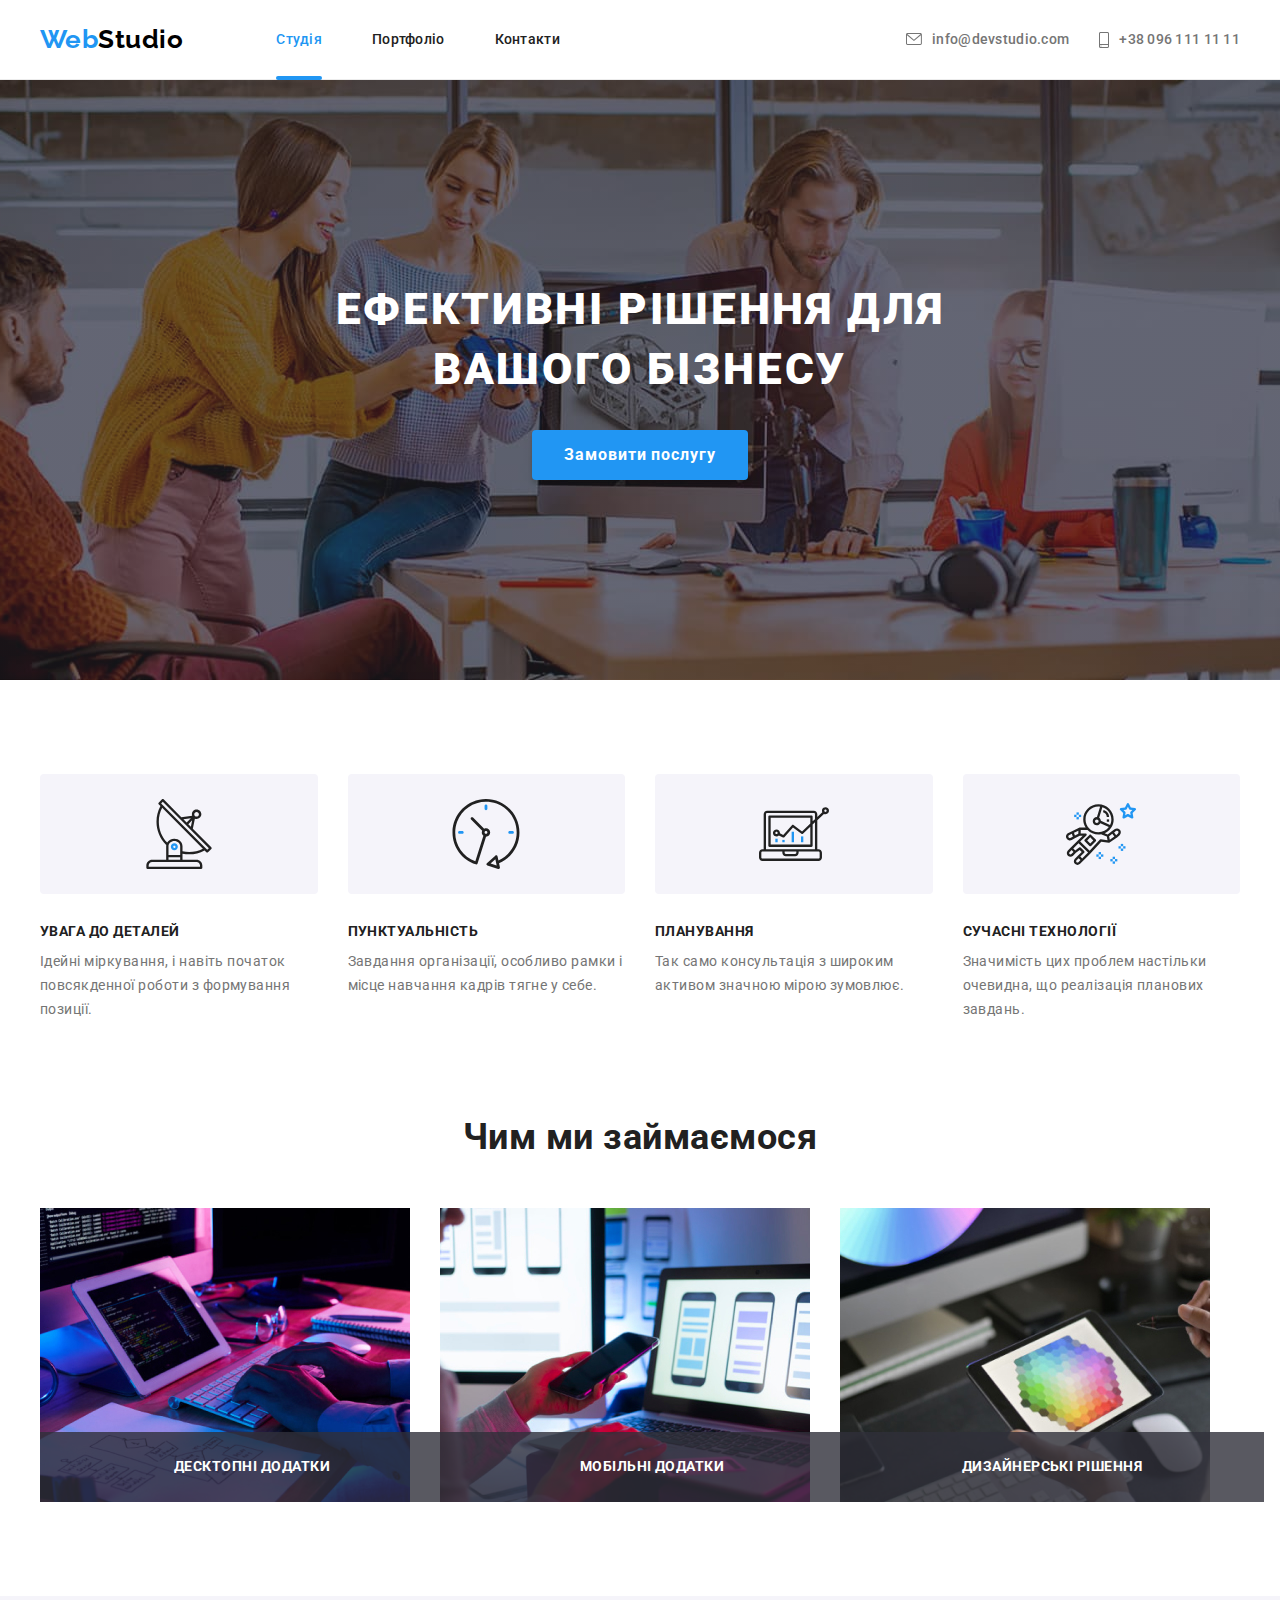
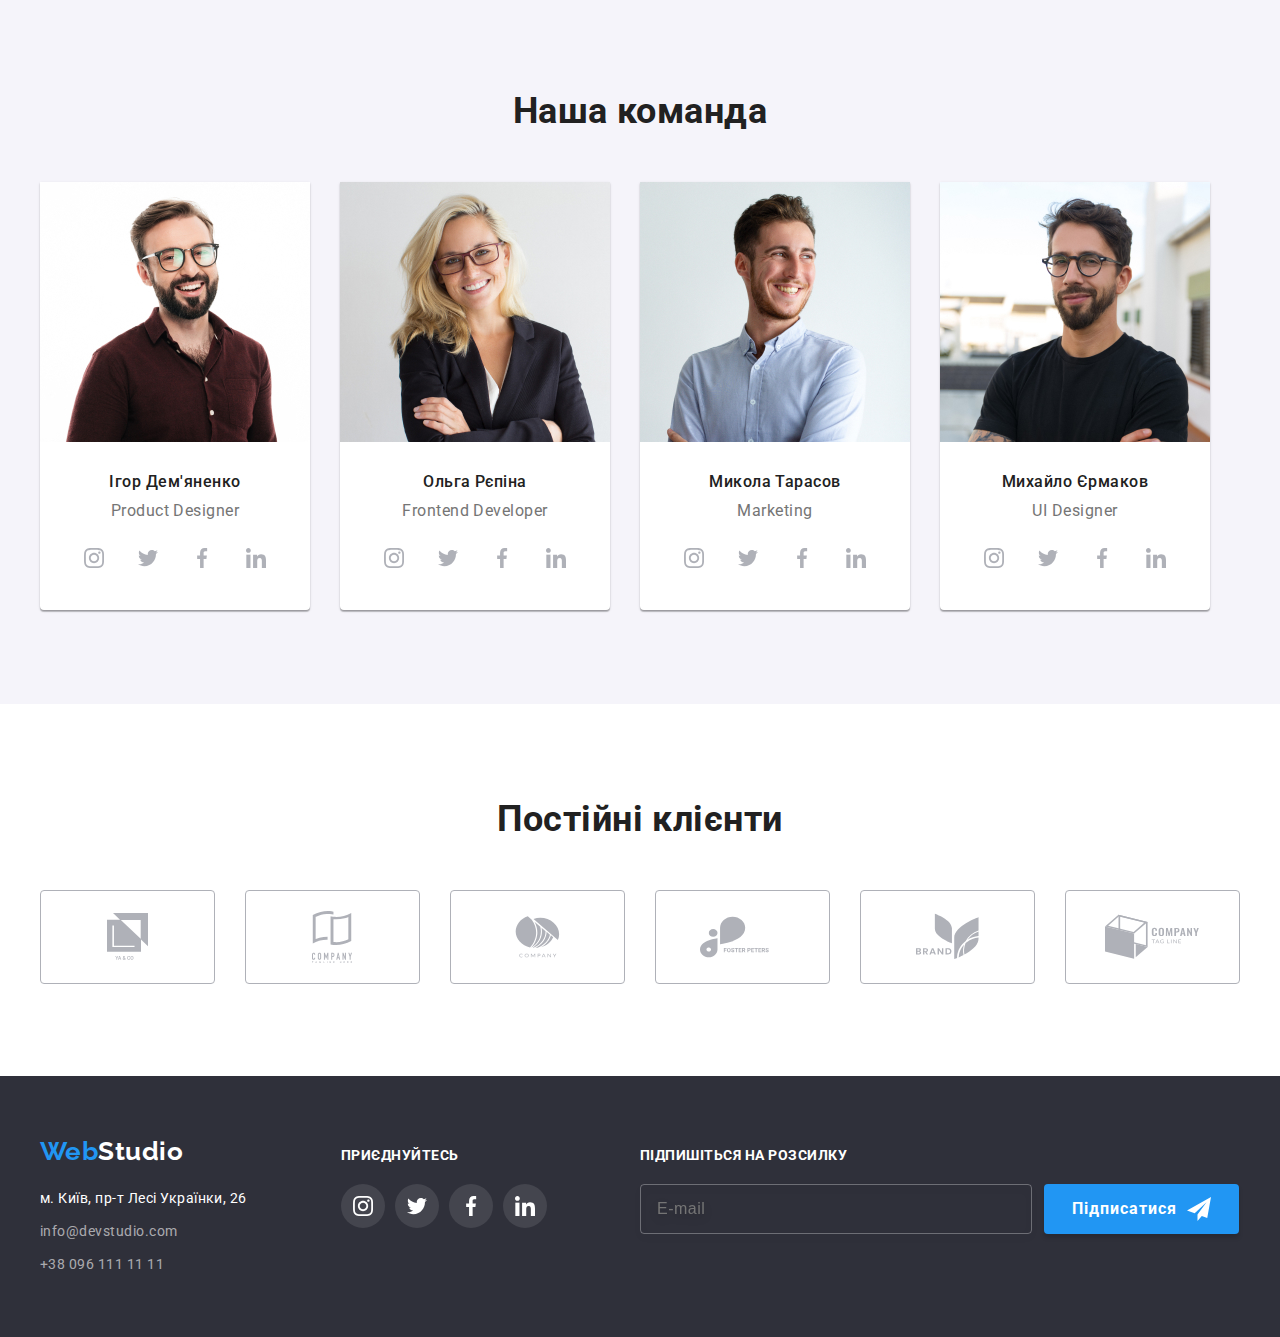
<file: index.html>
<!DOCTYPE html>
<html lang="uk">
  <head>
    <meta charset="UTF-8" />
    <meta http-equiv="X-UA-Compatible" content="IE=edge" />
    <meta name="viewport" content="width=device-width, initial-scale=1.0" />
    <title>WebStudio</title>
    <link rel="preconnect" href="https://fonts.googleapis.com" />
    <link rel="preconnect" href="https://fonts.gstatic.com" crossorigin />
    <link
      href="https://fonts.googleapis.com/css2?family=Raleway:wght@700&family=Roboto:wght@400;500;700;900&display=swap"
      rel="stylesheet" />
    <link
      rel="stylesheet"
      href="https://cdnjs.cloudflare.com/ajax/libs/modern-normalize/1.1.0/modern-normalize.min.css"
      integrity="sha512-wpPYUAdjBVSE4KJnH1VR1HeZfpl1ub8YT/NKx4PuQ5NmX2tKuGu6U/JRp5y+Y8XG2tV+wKQpNHVUX03MfMFn9Q=="
      crossorigin="anonymous"
      referrerpolicy="no-referrer" />
      <link rel="stylesheet" href="./css/main.min.css" />
  </head>
  <body>
    <header>
      <div class="container container-header">
        <nav class="header-nav">
          <a class="logo" href="./"><span>Web</span>Studio</a>
          <ul class="site-nav list-header">
            <li class="site-nav__item site-nav__item--current">
              <a class="site-nav__link" href="./">Студія</a>
            </li>
            <li class="site-nav__item">
              <a class="site-nav__link" href="./portfolio.html">Портфоліо</a>
            </li>
            <li class="site-nav__item">
              <a class="site-nav__link" href="#">Контакти</a>
            </li>
          </ul>
        </nav>
        <ul class="auth-nav list-header">
          <li>
            <a class="auth-nav__link" href="mailto:info@devstudio.com">
              <svg width="16" height="12" class="auth-nav__icon icon-letter">
                <use href="./images/sprite.svg#icon-letter"></use>
              </svg>
              info@devstudio.com
            </a>
          </li>
          <li>
            <a class="auth-nav__link" href="tel:+380961111111">
              <svg
                width="10"
                height="16"
                class="auth-nav__icon icon-smartphone">
                <use href="./images/sprite.svg#icon-smartphone"></use>
              </svg>
              +38 096 111 11 11</a
            >
          </li>
        </ul>
      </div>
    </header>

    <main>
      <section class="hero">
        <div class="container">
          <h1 class="hero__title">
            Ефективні рішення для <br />
            вашого бізнесу
          </h1>
          <button
            type="button"
            class="blue-button hero__button"
            data-modal-open>
            Замовити послугу
          </button>
        </div>
      </section>

      <section class="section section-plus">
        <div class="container">
          <h2 class="section-title visually-hidden">Плюси команди</h2>
          <ul class="plus-list">
            <li class="plus-list__item">
              <div class="plus-list__block">
                <svg class="plus-list__icon icon-antenna">
                  <use href="./images/sprite.svg#icon-antenna"></use>
                </svg>
              </div>
              <h3 class="plus-list__title">Увага до деталей</h3>
              <p class="plus-list__desc">
                Ідейні міркування, і навіть початок повсякденної роботи з
                формування позиції.
              </p>
            </li>
            <li class="plus-list__item">
              <div class="plus-list__block">
                <svg class="plus-list__icon icon-clock">
                  <use href="./images/sprite.svg#icon-clock"></use>
                </svg>
              </div>
              <h3 class="plus-list__title">Пунктуальність</h3>
              <p class="plus-list__desc">
                Завдання організації, особливо рамки і місце навчання кадрів
                тягне у себе.
              </p>
            </li>
            <li class="plus-list__item">
              <div class="plus-list__block">
                <svg class="plus-list__icon icon-diagram">
                  <use href="./images/sprite.svg#icon-diagram"></use>
                </svg>
              </div>
              <h3 class="plus-list__title">Планування</h3>
              <p class="plus-list__desc">
                Так само консультація з широким активом значною мірою зумовлює.
              </p>
            </li>
            <li class="plus-list__item">
              <div class="plus-list__block">
                <svg class="plus-list__icon icon-astronaut">
                  <use href="./images/sprite.svg#icon-astronaut"></use>
                </svg>
              </div>
              <h3 class="plus-list__title">Сучасні технології</h3>
              <p class="plus-list__desc">
                Значимість цих проблем настільки очевидна, що реалізація
                планових завдань.
              </p>
            </li>
          </ul>
        </div>
      </section>

      <section class="section">
        <div class="container">
          <h2 class="section-title">Чим ми займаємося</h2>
          <ul class="work-list">
            <li class="work-list__item">
              <img
                src="./images/work1.jpg"
                width="370"
                alt="Руки за ноутбуком" />
              <p class="work-list__desc">Десктопні додатки</p>
            </li>
            <li class="work-list__item">
              <img
                src="./images/work2.jpg"
                width="370"
                alt="Руки за телефоном та ноутбуком" />
              <p class="work-list__desc">Мобільні додатки</p>
            </li>
            <li class="work-list__item">
              <img
                src="./images/work3.jpg"
                width="370"
                alt="Руки з планшетом" />
              <p class="work-list__desc">Дизайнерські рішення</p>
            </li>
          </ul>
        </div>
      </section>

      <section class="section section-team">
        <div class="container">
          <h2 class="section-title">Наша команда</h2>
          <ul class="team-list">
            <li class="team-list__item">
              <img
                src="./images/people1.jpg"
                width="270"
                alt="Ігор Дем'яненко Продукт Дизайнер" />
              <div class="team-list__description">
                <h3 class="team-list__title">Ігор Дем'яненко</h3>
                <p class="team-list__desc" lang="en">Product Designer</p>
                <div class="list-links">
                  <a class="list-links__link" href="#" aria-label="Instagram">
                    <svg width="20" height="20">
                      <use href="./images/sprite.svg#icon-instagram"></use>
                    </svg>
                  </a>
                  <a class="list-links__link" href="#" aria-label="Twitter">
                    <svg width="20" height="20">
                      <use href="./images/sprite.svg#icon-twitter"></use>
                    </svg>
                  </a>
                  <a class="list-links__link" href="#" aria-label="Facebook">
                    <svg width="20" height="20">
                      <use href="./images/sprite.svg#icon-facebook"></use>
                    </svg>
                  </a>
                  <a class="list-links__link" href="#" aria-label="Linkedin">
                    <svg width="20" height="20">
                      <use href="./images/sprite.svg#icon-linkedin"></use>
                    </svg>
                  </a>
                </div>
              </div>
            </li>
            <li class="team-list__item">
              <img
                src="./images/people2.jpg"
                width="270"
                alt="Ольга Рєпіна Фронтенд Розробник" />
              <div class="team-list__description">
                <h3 class="team-list__title">Ольга Рєпіна</h3>
                <p class="team-list__desc" lang="en">Frontend Developer</p>
                <div class="list-links">
                  <a class="list-links__link" href="#" aria-label="Instagram">
                    <svg width="20" height="20">
                      <use href="./images/sprite.svg#icon-instagram"></use>
                    </svg>
                  </a>
                  <a class="list-links__link" href="#" aria-label="Twitter">
                    <svg width="20" height="20">
                      <use href="./images/sprite.svg#icon-twitter"></use>
                    </svg>
                  </a>
                  <a class="list-links__link" href="#" aria-label="Facebook">
                    <svg width="20" height="20">
                      <use href="./images/sprite.svg#icon-facebook"></use>
                    </svg>
                  </a>
                  <a class="list-links__link" href="#" aria-label="Linkedin">
                    <svg width="20" height="20">
                      <use href="./images/sprite.svg#icon-linkedin"></use>
                    </svg>
                  </a>
                </div>
              </div>
            </li>
            <li class="team-list__item">
              <img
                src="./images/people3.jpg"
                width="270"
                alt="Микола Тарасов Маркетолог" />
              <div class="team-list__description">
                <h3 class="team-list__title">Микола Тарасов</h3>
                <p class="team-list__desc" lang="en">Marketing</p>
                <div class="list-links">
                  <a class="list-links__link" href="#" aria-label="Instagram">
                    <svg width="20" height="20">
                      <use href="./images/sprite.svg#icon-instagram"></use>
                    </svg>
                  </a>
                  <a class="list-links__link" href="#" aria-label="Twitter">
                    <svg width="20" height="20">
                      <use href="./images/sprite.svg#icon-twitter"></use>
                    </svg>
                  </a>
                  <a class="list-links__link" href="#" aria-label="Facebook">
                    <svg width="20" height="20">
                      <use href="./images/sprite.svg#icon-facebook"></use>
                    </svg>
                  </a>
                  <a class="list-links__link" href="#" aria-label="Linkedin">
                    <svg width="20" height="20">
                      <use href="./images/sprite.svg#icon-linkedin"></use>
                    </svg>
                  </a>
                </div>
              </div>
            </li>
            <li class="team-list__item">
              <img
                src="./images/people4.jpg"
                width="270"
                alt="Михайло Єрмаков Дизайнер" />
              <div class="team-list__description">
                <h3 class="team-list__title">Михайло Єрмаков</h3>
                <p class="team-list__desc" lang="en">UI Designer</p>
                <div class="list-links">
                  <a class="list-links__link" href="#" aria-label="Instagram">
                    <svg width="20" height="20">
                      <use href="./images/sprite.svg#icon-instagram"></use>
                    </svg>
                  </a>
                  <a class="list-links__link" href="#" aria-label="Twitter">
                    <svg width="20" height="20">
                      <use href="./images/sprite.svg#icon-twitter"></use>
                    </svg>
                  </a>
                  <a class="list-links__link" href="#" aria-label="Facebook">
                    <svg width="20" height="20">
                      <use href="./images/sprite.svg#icon-facebook"></use>
                    </svg>
                  </a>
                  <a class="list-links__link" href="#" aria-label="Linkedin">
                    <svg width="20" height="20">
                      <use href="./images/sprite.svg#icon-linkedin"></use>
                    </svg>
                  </a>
                </div>
              </div>
            </li>
          </ul>
        </div>
      </section>
      <section class="section">
        <div class="container">
          <h2 class="section-title">Постійні клієнти</h2>

          <ul class="constant-clients">
            <li class="constant-clients__item">
              <a class="constant-clients__link" href="#" aria-label="Clients-1">
                <svg width="47" height="47">
                  <use href="./images/sprite.svg#icon-clients-1"></use>
                </svg>
              </a>
            </li>
            <li class="constant-clients__item">
              <a class="constant-clients__link" href="#" aria-label="Clients-2">
                <svg width="52" height="52">
                  <use href="./images/sprite.svg#icon-clients-2"></use>
                </svg>
              </a>
            </li>
            <li class="constant-clients__item">
              <a class="constant-clients__link" href="#" aria-label="Clients-3">
                <svg width="45" height="45">
                  <use href="./images/sprite.svg#icon-clients-3"></use>
                </svg>
              </a>
            </li>
            <li class="constant-clients__item">
              <a class="constant-clients__link" href="#" aria-label="Clients-4">
                <svg width="85" height="42">
                  <use href="./images/sprite.svg#icon-clients-4"></use>
                </svg>
              </a>
            </li>
            <li class="constant-clients__item">
              <a class="constant-clients__link" href="#" aria-label="Clients-5">
                <svg width="63" height="63">
                  <use href="./images/sprite.svg#icon-clients-5"></use>
                </svg>
              </a>
            </li>
            <li class="constant-clients__item">
              <a class="constant-clients__link" href="#" aria-label="Clients-6">
                <svg width="94" height="45">
                  <use href="./images/sprite.svg#icon-clients-6"></use>
                </svg>
              </a>
            </li>
          </ul>
        </div>
      </section>

      <div class="backdrop is-hidden" data-modal>
        <div class="modal">
          <h2 class="modal__title">Залиште свої дані, ми вам передзвонимо</h2>
          <form name="form-modal">
            <label class="user-label" for="user-name">Ім'я</label>
            <div class="user-field">
              <input
                class="user-input"
                name="user-name"
                type="text"
                id="user-name" />
              <svg class="user-icon">
                <use href="./images/sprite.svg#icon-person"></use>
              </svg>
            </div>
            <label class="user-label" for="user-tel">Телефон</label>
            <div class="user-field">
              <input
                class="user-input"
                name="user-tel"
                type="tel"
                id="user-tel" />
              <svg class="user-icon">
                <use href="./images/sprite.svg#icon-phone"></use>
              </svg>
            </div>
            <label class="user-label" for="user-mail">Пошта</label>
            <div class="user-field">
              <input
                class="user-input"
                name="user-mail"
                type="email"
                id="user-mail" />
              <svg class="user-icon">
                <use href="./images/sprite.svg#icon-email"></use>
              </svg>
            </div>
            <label class="user-label" for="user-coment">Коментар</label>
            <div class="user-field">
              <textarea
                name="user-coment"
                class="user-coment"
                id="user-coment"
                placeholder="Введіть текст"></textarea>
            </div>
            <input
              class="user-check visually-hidden"
              type="checkbox"
              name="user-check"
              id="check" />
            <label for="check"
              >Погоджуюся з розсилкою та приймаю
              <a href="#"> Умови договору </a></label
            >
            <button class="blue-button user-button" type="submit">
              Відправити
            </button>
          </form>
          <button class="modal-close" data-modal-close>
            <svg width="11" height="11">
              <use href="./images/sprite.svg#icon-close"></use>
            </svg>
          </button>
        </div>
      </div>
    </main>
    <footer>
      <div class="container footer-container">
        <div class="address-block">
          <a class="logo address-block__logo" href="./"
            ><span>Web</span>Studio</a
          >
          <address>
            <ul class="footer-list">
              <li class="footer-list__item">
                <a
                  class="address footer-list__link"
                  href="https://goo.gl/maps/xmeyBRsfCapphT4X6"
                  target="_blank"
                  rel="noopener noreferrer nofollow">
                  м. Київ, пр-т Лесі Українки, 26
                </a>
              </li>
              <li class="footer-list__item">
                <a class="footer-list__link" href="mailto:info@devstudio.com"
                  >info@devstudio.com</a
                >
              </li>
              <li class="footer-list__item">
                <a class="footer-list__link" href="tel:+380961111111"
                  >+38 096 111 11 11</a
                >
              </li>
            </ul>
          </address>
        </div>
        <div class="connect-block">
          <h3 class="connect-block__title">Приєднуйтесь</h3>
          <div class="list-links">
            <a class="list-links__link" href="#" aria-label="Instagram">
              <svg width="20" height="20">
                <use href="./images/sprite.svg#icon-instagram"></use>
              </svg>
            </a>
            <a class="list-links__link" href="#" aria-label="Twitter">
              <svg width="20" height="20">
                <use href="./images/sprite.svg#icon-twitter"></use>
              </svg>
            </a>
            <a class="list-links__link" href="#" aria-label="Facebook">
              <svg width="20" height="20">
                <use href="./images/sprite.svg#icon-facebook"></use>
              </svg>
            </a>
            <a class="list-links__link" href="#" aria-label="Linkedin">
              <svg width="20" height="20">
                <use href="./images/sprite.svg#icon-linkedin"></use>
              </svg>
            </a>
          </div>
        </div>
        <div class="subscribe-block">
          <h3 class="subscribe-block__title">Підпишіться на розсилку</h3>
          <form class="form-subscribe" name="form-subscribe" autocomplete="on">
            <input
              class="form-subscribe__input"
              type="email"
              placeholder="E-mail"
              name="email-subscribe"
              pattern="^[a-z0-9._%+-]+@[a-z0-9.-]+\.[a-z]{2,4}$"
              required />
            <button class="blue-button form-subscribe__button" type="submit">
              Підписатися
              <svg width="24" height="24">
                <use href="./images/sprite.svg#icon-subscribe"></use>
              </svg>
            </button>
          </form>
        </div>
      </div>
    </footer>

    <script src="./js/modal.js"></script>
  </body>
</html>
</file>
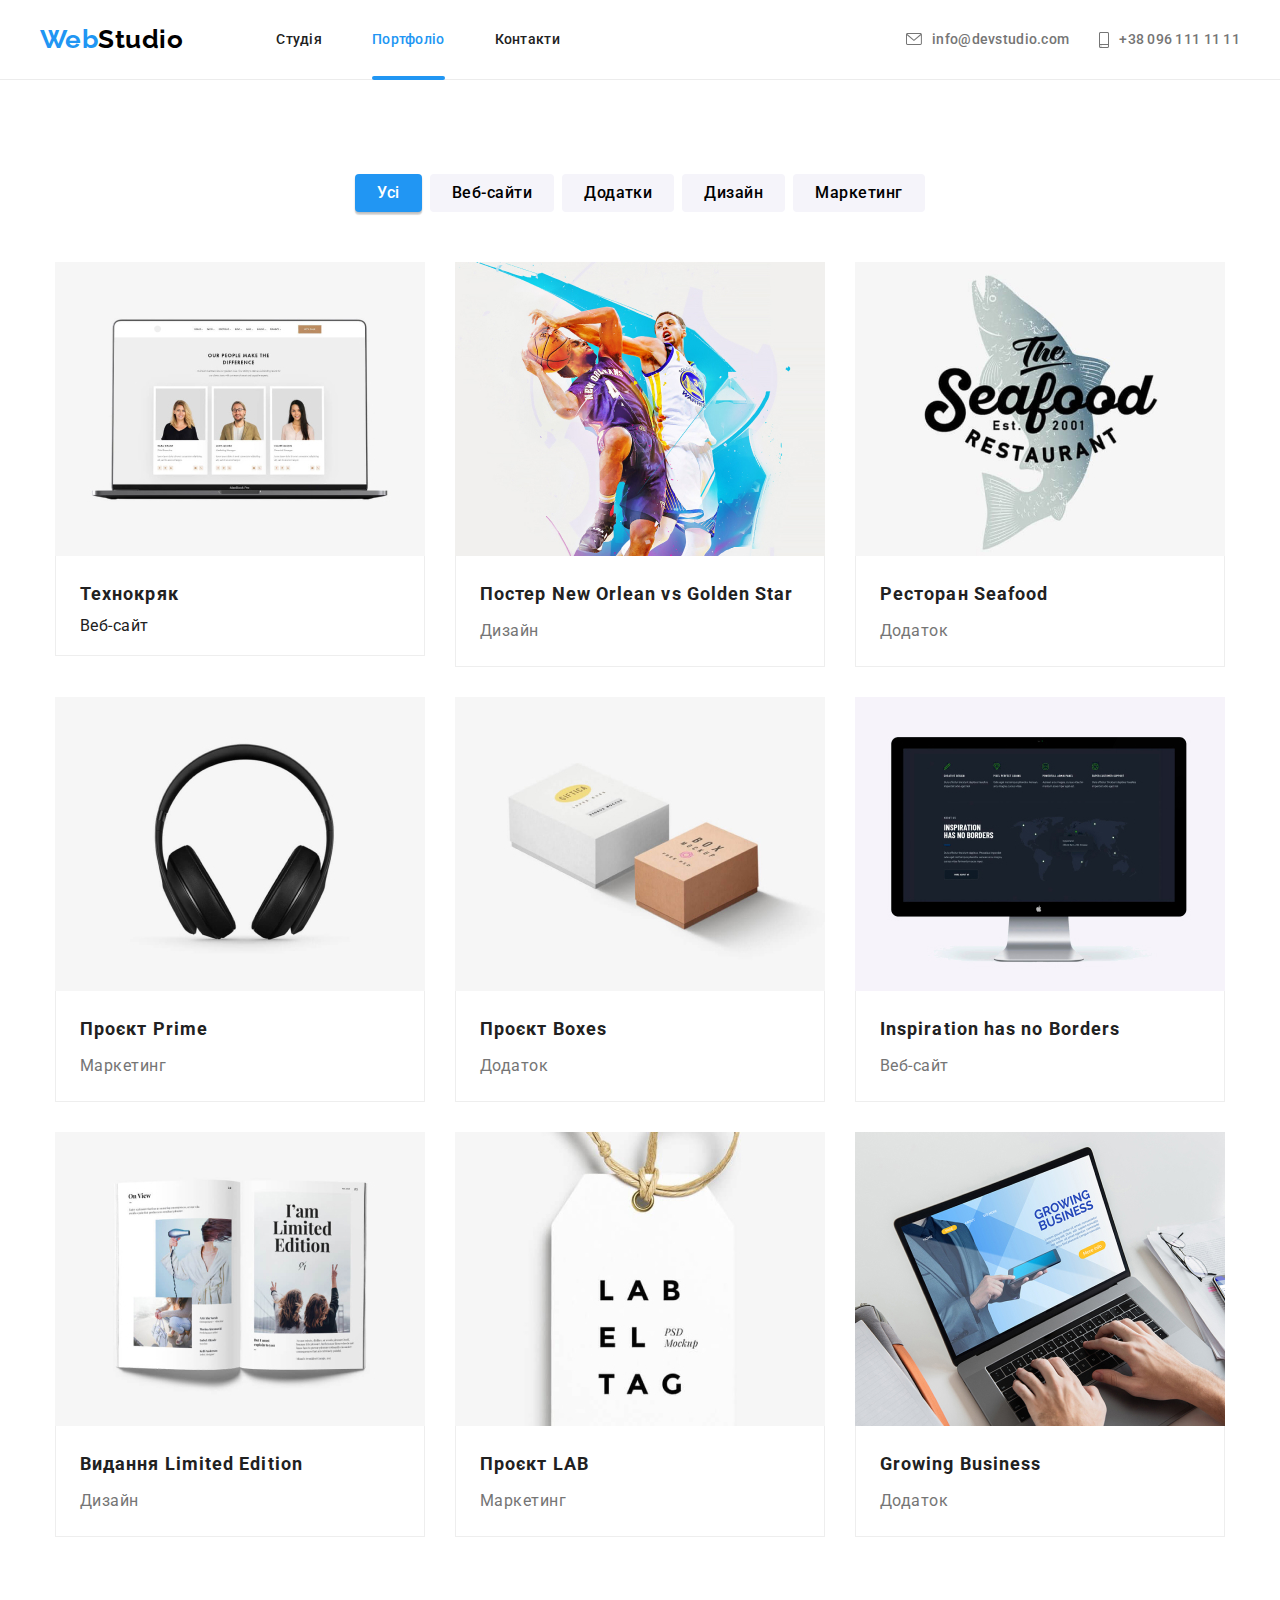
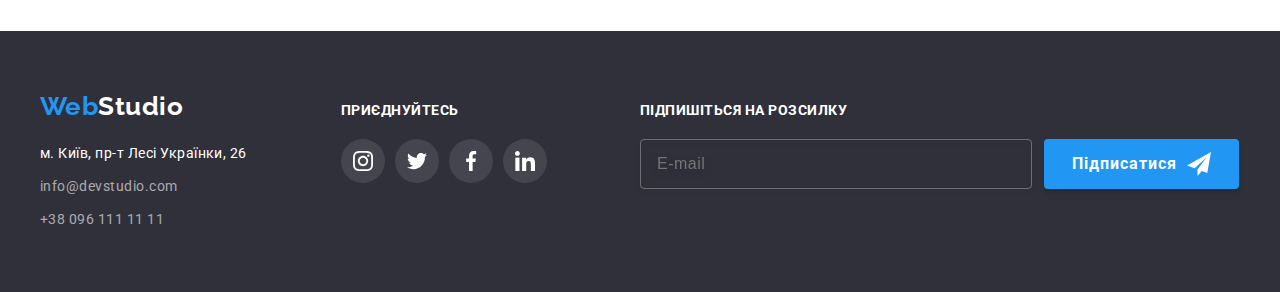
<file: portfolio.html>
<!DOCTYPE html>
<html lang="uk">
  <head>
    <meta charset="UTF-8" />
    <meta http-equiv="X-UA-Compatible" content="IE=edge" />
    <meta name="viewport" content="width=device-width, initial-scale=1.0" />
    <title>WebStudio Portfolio</title>
    <link rel="preconnect" href="https://fonts.googleapis.com" />
    <link rel="preconnect" href="https://fonts.gstatic.com" crossorigin />
    <link
      href="https://fonts.googleapis.com/css2?family=Raleway:wght@700&family=Roboto:wght@400;500;700;900&display=swap"
      rel="stylesheet" />
    <link
      rel="stylesheet"
      href="https://cdnjs.cloudflare.com/ajax/libs/modern-normalize/1.1.0/modern-normalize.min.css"
      integrity="sha512-wpPYUAdjBVSE4KJnH1VR1HeZfpl1ub8YT/NKx4PuQ5NmX2tKuGu6U/JRp5y+Y8XG2tV+wKQpNHVUX03MfMFn9Q=="
      crossorigin="anonymous"
      referrerpolicy="no-referrer" />
    <link rel="stylesheet" href="./css/main.min.css" />
  </head>
  <body>
    <header>
      <div class="container container-header">
        <nav class="header-nav">
          <a class="logo" href="./"><span>Web</span>Studio</a>
          <ul class="site-nav list-header">
            <li class="site-nav__item">
              <a class="site-nav__link" href="./">Студія</a>
            </li>
            <li class="site-nav__item site-nav__item--current">
              <a class="site-nav__link" href="./portfolio.html">Портфоліо</a>
            </li>
            <li class="site-nav__item">
              <a class="site-nav__link" href="#">Контакти</a>
            </li>
          </ul>
        </nav>
        <ul class="auth-nav list-header">
          <li>
            <a class="auth-nav__link" href="mailto:info@devstudio.com">
              <svg width="16" height="12" class="auth-nav__icon icon-letter">
                <use href="./images/sprite.svg#icon-letter"></use>
              </svg>
              info@devstudio.com
            </a>
          </li>
          <li>
            <a class="auth-nav__link" href="tel:+380961111111">
              <svg
                width="10"
                height="16"
                class="auth-nav__icon icon-smartphone">
                <use href="./images/sprite.svg#icon-smartphone"></use>
              </svg>
              +38 096 111 11 11</a
            >
          </li>
        </ul>
      </div>
    </header>

    <main>
      <h1 class="visually-hidden">Портфоліо</h1>
      <section class="section portfolio">
        <div class="container">
          <ul class="portfolio-categories">
            <li>
              <button
                class="portfolio-categories__button portfolio-categories__button--active"
                type="button">
                Усі
              </button>
            </li>
            <li>
              <button class="portfolio-categories__button" type="button">
                Веб-сайти
              </button>
            </li>
            <li>
              <button class="portfolio-categories__button" type="button">
                Додатки
              </button>
            </li>
            <li>
              <button class="portfolio-categories__button" type="button">
                Дизайн
              </button>
            </li>
            <li>
              <button class="portfolio-categories__button" type="button">
                Маркетинг
              </button>
            </li>
          </ul>
          <h2 class="visually-hidden">Портфоліо категорії</h2>
          <ul class="portfolio-list">
            <li>
              <a class="portfolio-list__link" href="#">
                <div class="portfolio-list__item">
                  <img
                    class="portfolio-list__image"
                    src="./images/portfolio1.jpg"
                    alt="Технокряк Веб-сайт" />
                  <div class="portfolio-description">
                    <p class="portfolio-description__desc">
                      Ресурс пропонує комплексні пропозиції з різним рівнем
                      функціоналу та сервісів. Все це дозволить відвідувачу
                      отримати вичерпні відомості про компанію чи приватну
                      особу.
                    </p>
                  </div>
                </div>
                <div class="portfolio-content">
                  <h3 class="portfolio-content__title">Технокряк</h3>
                  <p>Веб-сайт</p>
                </div>
              </a>
            </li>
            <li>
              <a class="portfolio-list__link" href="#">
                <div class="portfolio-list__item">
                  <img
                    class="portfolio-list__image"
                    src="./images/portfolio2.jpg"
                    alt="Постер New Orlean vs Golden Star Дизайн" />
                  <div class="portfolio-description">
                    <p class="portfolio-description__desc">
                      Ресурс пропонує комплексні пропозиції з різним рівнем
                      функціоналу та сервісів. Все це дозволить відвідувачу
                      отримати вичерпні відомості про компанію чи приватну
                      особу.
                    </p>
                  </div>
                </div>
                <div class="portfolio-content">
                  <h3 class="portfolio-content__title">
                    Постер New Orlean vs Golden Star
                  </h3>
                  <p class="portfolio-content__desc">Дизайн</p>
                </div>
              </a>
            </li>
            <li>
              <a class="portfolio-list__link" href="#">
                <div class="portfolio-list__item">
                  <img
                    class="portfolio-list__image"
                    src="./images/portfolio3.jpg"
                    alt="Ресторан Seafood Додаток" />
                  <div class="portfolio-description">
                    <p class="portfolio-description__desc">
                      Ресурс пропонує комплексні пропозиції з різним рівнем
                      функціоналу та сервісів. Все це дозволить відвідувачу
                      отримати вичерпні відомості про компанію чи приватну
                      особу.
                    </p>
                  </div>
                </div>
                <div class="portfolio-content">
                  <h3 class="portfolio-content__title">Ресторан Seafood</h3>
                  <p class="portfolio-content__desc">Додаток</p>
                </div>
              </a>
            </li>
            <li>
              <a class="portfolio-list__link" href="#">
                <div class="portfolio-list__item">
                  <img
                    class="portfolio-list__image"
                    src="./images/portfolio4.jpg"
                    alt="Проєкт Prime Маркетинг" />
                  <div class="portfolio-description">
                    <p class="portfolio-description__desc">
                      Ресурс пропонує комплексні пропозиції з різним рівнем
                      функціоналу та сервісів. Все це дозволить відвідувачу
                      отримати вичерпні відомості про компанію чи приватну
                      особу.
                    </p>
                  </div>
                </div>
                <div class="portfolio-content">
                  <h3 class="portfolio-content__title">Проєкт Prime</h3>
                  <p class="portfolio-content__desc">Маркетинг</p>
                </div>
              </a>
            </li>
            <li>
              <a class="portfolio-list__link" href="#">
                <div class="portfolio-list__item">
                  <img
                    class="portfolio-list__image"
                    src="./images/portfolio5.jpg"
                    alt="Проєкт Boxes Додаток" />
                  <div class="portfolio-description">
                    <p class="portfolio-description__desc">
                      Ресурс пропонує комплексні пропозиції з різним рівнем
                      функціоналу та сервісів. Все це дозволить відвідувачу
                      отримати вичерпні відомості про компанію чи приватну
                      особу.
                    </p>
                  </div>
                </div>
                <div class="portfolio-content">
                  <h3 class="portfolio-content__title">Проєкт Boxes</h3>
                  <p class="portfolio-content__desc">Додаток</p>
                </div>
              </a>
            </li>
            <li>
              <a class="portfolio-list__link" href="#">
                <div class="portfolio-list__item">
                  <img
                    class="portfolio-list__image"
                    src="./images/portfolio6.jpg"
                    alt="Inspiration has no Borders Веб-сайт" />
                  <div class="portfolio-description">
                    <p class="portfolio-description__desc">
                      Ресурс пропонує комплексні пропозиції з різним рівнем
                      функціоналу та сервісів. Все це дозволить відвідувачу
                      отримати вичерпні відомості про компанію чи приватну
                      особу.
                    </p>
                  </div>
                </div>
                <div class="portfolio-content">
                  <h3 class="portfolio-content__title">
                    Inspiration has no Borders
                  </h3>
                  <p class="portfolio-content__desc">Веб-сайт</p>
                </div>
              </a>
            </li>
            <li>
              <a class="portfolio-list__link" href="#">
                <div class="portfolio-list__item">
                  <img
                    class="portfolio-list__image"
                    src="./images/portfolio7.jpg"
                    alt="Видання Limited Edition Дизайн" />
                  <div class="portfolio-description">
                    <p class="portfolio-description__desc">
                      Ресурс пропонує комплексні пропозиції з різним рівнем
                      функціоналу та сервісів. Все це дозволить відвідувачу
                      отримати вичерпні відомості про компанію чи приватну
                      особу.
                    </p>
                  </div>
                </div>
                <div class="portfolio-content">
                  <h3 class="portfolio-content__title">
                    Видання Limited Edition
                  </h3>
                  <p class="portfolio-content__desc">Дизайн</p>
                </div>
              </a>
            </li>
            <li>
              <a class="portfolio-list__link" href="#">
                <div class="portfolio-list__item">
                  <img
                    class="portfolio-list__image"
                    src="./images/portfolio8.jpg"
                    alt="Проєкт LAB Маркетинг" />
                  <div class="portfolio-description">
                    <p class="portfolio-description__desc">
                      Ресурс пропонує комплексні пропозиції з різним рівнем
                      функціоналу та сервісів. Все це дозволить відвідувачу
                      отримати вичерпні відомості про компанію чи приватну
                      особу.
                    </p>
                  </div>
                </div>
                <div class="portfolio-content">
                  <h3 class="portfolio-content__title">Проєкт LAB</h3>
                  <p class="portfolio-content__desc">Маркетинг</p>
                </div>
              </a>
            </li>
            <li>
              <a class="portfolio-list__link" href="#">
                <div class="portfolio-list__item">
                  <img
                    class="portfolio-list__image"
                    src="./images/portfolio9.jpg"
                    alt="Growing Business Додаток" />
                  <div class="portfolio-description">
                    <p class="portfolio-description__desc">
                      Ресурс пропонує комплексні пропозиції з різним рівнем
                      функціоналу та сервісів. Все це дозволить відвідувачу
                      отримати вичерпні відомості про компанію чи приватну
                      особу.
                    </p>
                  </div>
                </div>
                <div class="portfolio-content">
                  <h3 class="portfolio-content__title">Growing Business</h3>
                  <p class="portfolio-content__desc">Додаток</p>
                </div>
              </a>
            </li>
          </ul>
        </div>
      </section>
    </main>
    <footer>
      <div class="container footer-container">
        <div class="address-block">
          <a class="logo address-block__logo" href="./"
            ><span>Web</span>Studio</a
          >
          <address>
            <ul class="footer-list">
              <li class="footer-list__item">
                <a
                  class="address footer-list__link"
                  href="https://goo.gl/maps/xmeyBRsfCapphT4X6"
                  target="_blank"
                  rel="noopener noreferrer nofollow">
                  м. Київ, пр-т Лесі Українки, 26
                </a>
              </li>
              <li class="footer-list__item">
                <a class="footer-list__link" href="mailto:info@devstudio.com"
                  >info@devstudio.com</a
                >
              </li>
              <li class="footer-list__item">
                <a class="footer-list__link" href="tel:+380961111111"
                  >+38 096 111 11 11</a
                >
              </li>
            </ul>
          </address>
        </div>
        <div class="connect-block">
          <h3 class="connect-block__title">Приєднуйтесь</h3>
          <div class="list-links">
            <a class="list-links__link" href="#" aria-label="Instagram">
              <svg width="20" height="20">
                <use href="./images/sprite.svg#icon-instagram"></use>
              </svg>
            </a>
            <a class="list-links__link" href="#" aria-label="Twitter">
              <svg width="20" height="20">
                <use href="./images/sprite.svg#icon-twitter"></use>
              </svg>
            </a>
            <a class="list-links__link" href="#" aria-label="Facebook">
              <svg width="20" height="20">
                <use href="./images/sprite.svg#icon-facebook"></use>
              </svg>
            </a>
            <a class="list-links__link" href="#" aria-label="Linkedin">
              <svg width="20" height="20">
                <use href="./images/sprite.svg#icon-linkedin"></use>
              </svg>
            </a>
          </div>
        </div>
        <div class="subscribe-block">
          <h3 class="subscribe-block__title">Підпишіться на розсилку</h3>
          <form class="form-subscribe" name="form-subscribe" autocomplete="on">
            <input
              class="form-subscribe__input"
              type="email"
              placeholder="E-mail"
              name="email-subscribe"
              pattern="^[a-z0-9._%+-]+@[a-z0-9.-]+\.[a-z]{2,4}$"
              required />
            <button class="blue-button form-subscribe__button" type="submit">
              Підписатися
              <svg width="24" height="24">
                <use href="./images/sprite.svg#icon-subscribe"></use>
              </svg>
            </button>
          </form>
        </div>
      </div>
    </footer>
  </body>
</html>
</file>
<file: css/main.min.css>
:root{--primary-text-color: #212121;--secondary-text-color: #757575;--accent-color: #2196f3;--white-color: #ffffff;--white-color-opacity: rgba(255, 255, 255, 0.6);--dark-black-color-opacity: rgba(47, 48, 58, 0.8);--light-black-color-opacity: rgba(0, 0, 0, 0.2);--blue-color-opacity: rgba(33, 150, 243, 0.9);--primary-bg-color: #2f303a;--secondary-bg-color: #f5f4fa;--shadow-black: rgba(0, 0, 0, 0.15);--light-grey: #afb1b8;--light-black: rgba(255, 255, 255, 0.1);--time-transition: 250ms;--basic-function: cubic-bezier(0.4, 0, 0.2, 1)}body{margin:0;font-family:Roboto,sans-serif;background-color:var(--white-color);color:var(--primary-text-color);font-weight:400;letter-spacing:.03em}h1,h2,h3,h4,h5,h6,p{margin:0}img{display:block;max-width:100%;height:auto}ul,ol{margin:0;padding-left:0;list-style:none}a{color:inherit;outline:none;text-decoration:none;-webkit-transition-duration:var(--time-transition);transition-duration:var(--time-transition);-webkit-transition-timing-function:var(--basic-function);transition-timing-function:var(--basic-function)}button{font-family:inherit;letter-spacing:inherit;font-size:16px;cursor:pointer;outline:none}.blue-button{padding:10px 32px;background-color:var(--accent-color);color:var(--white-color);font-weight:700;line-height:1.88;letter-spacing:.06em;-webkit-box-shadow:0px 4px 4px var(--shadow-black);box-shadow:0px 4px 4px var(--shadow-black);border-radius:4px;border:none}address{font-style:normal}.container{max-width:1200px;width:100%;margin-left:auto;margin-right:auto;padding-right:15px;padding-left:15px}.section{padding-top:94px;padding-bottom:94px}.section-title{font-weight:700;font-size:36px;line-height:1.17;text-align:center}.visually-hidden{position:absolute;white-space:nowrap;width:1px;height:1px;overflow:hidden;border:0;padding:0;clip:rect(0 0 0 0);-webkit-clip-path:inset(50%);clip-path:inset(50%);margin:-1px}.backdrop{position:fixed;top:0;left:0;z-index:10;width:100%;height:100%;background-color:var(--light-black-color-opacity);-webkit-transition-property:opacity,visibility;transition-property:opacity,visibility;-webkit-transition-duration:var(--time-transition);transition-duration:var(--time-transition);-webkit-transition-timing-function:var(--basic-function);transition-timing-function:var(--basic-function)}.is-hidden{visibility:hidden;opacity:0;pointer-events:none}.is-hidden .modal{-webkit-transform:translate(-50%, -50%) scale(0.75);transform:translate(-50%, -50%) scale(0.75)}.modal{position:absolute;top:50%;left:50%;-webkit-transform:translate(-50%, -50%) scale(1);transform:translate(-50%, -50%) scale(1);padding:40px 39px 40px 41px;max-width:528px;width:100%;background:var(--white-color);-webkit-box-shadow:0px 1px 3px rgba(0,0,0,.12),0px 1px 1px rgba(0,0,0,.14),0px 2px 1px rgba(0,0,0,.2);box-shadow:0px 1px 3px rgba(0,0,0,.12),0px 1px 1px rgba(0,0,0,.14),0px 2px 1px rgba(0,0,0,.2);border-radius:4px;-webkit-transition:-webkit-transform var(--time-transition) var(--basic-function);transition:-webkit-transform var(--time-transition) var(--basic-function);transition:transform var(--time-transition) var(--basic-function);transition:transform var(--time-transition) var(--basic-function), -webkit-transform var(--time-transition) var(--basic-function)}.modal-close{position:absolute;right:8px;top:8px;display:-webkit-box;display:-ms-flexbox;display:flex;-webkit-box-align:center;-ms-flex-align:center;align-items:center;-webkit-box-pack:center;-ms-flex-pack:center;justify-content:center;padding:0;min-width:30px;height:30px;border-radius:50%;background-color:var(--white-color);border:1px solid rgba(0,0,0,.1);-webkit-transition:fill var(--time-transition) var(--basic-function);transition:fill var(--time-transition) var(--basic-function)}.modal-close:hover,.modal-close:focus{fill:var(--accent-color)}header{border-bottom:1px solid #ececec}.header-nav{display:-webkit-box;display:-ms-flexbox;display:flex;-webkit-box-align:center;-ms-flex-align:center;align-items:center}.container-header{display:-webkit-box;display:-ms-flexbox;display:flex;-webkit-box-align:center;-ms-flex-align:center;align-items:center}.logo{font-family:"Raleway",sans-serif;font-weight:700;font-size:26px;line-height:1.19;color:#000}.logo span{color:var(--accent-color)}.list-header{display:-webkit-box;display:-ms-flexbox;display:flex;-webkit-box-align:center;-ms-flex-align:center;align-items:center;font-size:14px;line-height:1.14;letter-spacing:.02em;font-weight:500}.list-header a:hover,.list-header a:focus{color:var(--accent-color)}.site-nav{margin-left:93px;gap:50px}.site-nav__item{display:-webkit-box;display:-ms-flexbox;display:flex;-webkit-box-align:center;-ms-flex-align:center;align-items:center;min-height:79px}.site-nav__link{-webkit-transition-property:color;transition-property:color}.site-nav__item--current{position:relative;color:var(--accent-color)}.site-nav__item--current::after{content:"";position:absolute;background-color:var(--accent-color);border-radius:2px;width:100%;height:4px;left:0;bottom:-1px}.auth-nav{color:var(--secondary-text-color);margin-left:auto;gap:30px}.auth-nav__link{display:-webkit-box;display:-ms-flexbox;display:flex;-webkit-box-align:center;-ms-flex-align:center;align-items:center;fill:var(--secondary-text-color);-webkit-transition-property:fill,color;transition-property:fill,color}.auth-nav__link:hover,.auth-nav__link:focus{fill:var(--accent-color)}.auth-nav__icon{margin-right:10px}.hero{padding:200px 0;margin-left:auto;margin-right:auto;background-color:var(--primary-bg-color);background-image:-webkit-gradient(linear, left top, right top, from(rgba(47, 48, 58, 0.4)), to(rgba(47, 48, 58, 0.4))),url("../images/image-bg.jpg");background-image:linear-gradient(to right, rgba(47, 48, 58, 0.4), rgba(47, 48, 58, 0.4)),url("../images/image-bg.jpg");background-repeat:no-repeat;background-size:cover;background-position:center;max-width:1600px;text-align:center}.hero__title{color:var(--white-color);font-weight:900;font-size:44px;line-height:1.36;letter-spacing:.06em;text-transform:uppercase}.hero__button{margin-top:30px}.section-plus{padding-bottom:0}.plus-list{display:-webkit-box;display:-ms-flexbox;display:flex;gap:30px}.plus-list__title{font-weight:700;font-size:14px;line-height:1.14;text-transform:uppercase}.plus-list__desc{color:var(--secondary-text-color);font-size:14px;line-height:1.71}.plus-list__title{margin-bottom:10px}.plus-list__item{-ms-flex-preferred-size:calc((100% - 90px)/4);flex-basis:calc((100% - 90px)/4)}.plus-list__block{display:-webkit-box;display:-ms-flexbox;display:flex;-webkit-box-pack:center;-ms-flex-pack:center;justify-content:center;padding:25px;margin-bottom:30px;background:var(--secondary-bg-color);border-radius:4px}.plus-list__icon{width:70px;height:70px}.work-list{margin-top:50px;display:-webkit-box;display:-ms-flexbox;display:flex;-webkit-box-align:start;-ms-flex-align:start;align-items:flex-start}.work-list__item{position:relative}.work-list__item:not(:last-child){margin-right:30px}.work-list__desc{position:absolute;bottom:0;left:0;color:var(--white-color);background-color:var(--dark-black-color-opacity);font-weight:700;font-size:14px;line-height:1.14;text-transform:uppercase;width:100%;text-align:center;padding:27px}.section-team{background-color:var(--secondary-bg-color)}.team-list{margin-top:50px;display:-webkit-box;display:-ms-flexbox;display:flex;gap:30px}.team-list__item{background-color:var(--white-color);-webkit-box-shadow:0px 1px 3px rgba(0,0,0,.12),0px 1px 1px rgba(0,0,0,.14),0px 2px 1px rgba(0,0,0,.2);box-shadow:0px 1px 3px rgba(0,0,0,.12),0px 1px 1px rgba(0,0,0,.14),0px 2px 1px rgba(0,0,0,.2);border-radius:0px 0px 4px 4px;font-size:16px;line-height:1.19;text-align:center}.team-list__description{padding:30px}.team-list__title{margin-bottom:10px;font-size:16px;font-weight:500}.team-list__desc{margin-bottom:16px;color:var(--secondary-text-color)}.constant-clients{display:-webkit-box;display:-ms-flexbox;display:flex;gap:30px;margin-top:50px}.constant-clients__item{-ms-flex-preferred-size:calc((100% - 150px)/6);flex-basis:calc((100% - 150px)/6);min-height:92px}.constant-clients__link{height:100%;display:-webkit-box;display:-ms-flexbox;display:flex;-webkit-box-align:center;-ms-flex-align:center;align-items:center;-webkit-box-pack:center;-ms-flex-pack:center;justify-content:center;border:1px solid var(--light-grey);border-radius:4px;fill:var(--light-grey);-webkit-transition-property:fill,border;transition-property:fill,border}.constant-clients__link:hover,.constant-clients__link:focus{border:1px solid var(--accent-color);fill:var(--accent-color)}.user-label{display:inline-block;margin-bottom:4px;font-size:12px;line-height:1.17;letter-spacing:.01em;color:var(--secondary-text-color)}.user-input{min-height:40px;width:100%;border:1px solid rgba(33,33,33,.2);border-radius:4px;outline:none;padding-left:42px;padding-right:16px;font-size:12px;line-height:1.16;letter-spacing:.01em;color:inherit}.user-input:focus{border:1px solid var(--accent-color)}.user-input:focus+.user-icon{fill:var(--accent-color)}.modal__title{margin-bottom:12px;font-weight:700;font-size:20px;line-height:1.15;text-align:center}.user-field{position:relative;margin-bottom:10px}.user-icon{position:absolute;top:50%;left:12px;-webkit-transform:translate(0, -50%);transform:translate(0, -50%);width:18px;height:18px;fill:var(--primary-text-color)}.user-coment{resize:none;outline:none;display:block;padding:12px 16px;width:100%;min-height:120px;font-size:12px;line-height:1.16;letter-spacing:.01em;border:1px solid rgba(33,33,33,.2);border-radius:4px;color:inherit}.user-coment:focus{border:1px solid var(--accent-color)}.user-coment::-webkit-input-placeholder{color:rgba(117,117,117,.5)}.user-coment::-moz-placeholder{color:rgba(117,117,117,.5)}.user-coment:-ms-input-placeholder{color:rgba(117,117,117,.5)}.user-coment::-ms-input-placeholder{color:rgba(117,117,117,.5)}.user-coment::placeholder{color:rgba(117,117,117,.5)}.user-check{-webkit-appearance:none;-moz-appearance:none;appearance:none}.user-check+label{font-size:14px;line-height:1.71;letter-spacing:.03em;display:inline-block;margin-top:10px;margin-bottom:30px;color:var(--secondary-text-color);cursor:pointer}.user-check+label::before{content:"";display:inline-block;position:relative;top:2px;margin-right:8px;margin-left:12px;min-width:16px;min-height:15px;border:2px solid var(--primary-text-color);border-radius:2px;-webkit-transition:background-image,border-color,background-color var(--time-transition) var(--basic-function);transition:background-image,border-color,background-color var(--time-transition) var(--basic-function)}.user-check+label a{text-decoration:underline;color:var(--accent-color)}.user-check:checked+label::before{background-image:url("../images/check.svg");background-color:var(--accent-color);border-color:var(--accent-color);background-position:left}.user-button{display:block;margin-left:auto;margin-right:auto;padding-left:52px;padding-right:52px}.portfolio-categories{display:-webkit-box;display:-ms-flexbox;display:flex;-webkit-box-pack:center;-ms-flex-pack:center;justify-content:center;gap:8px}.portfolio-categories__button{font-weight:500;font-size:16px;line-height:1.63;text-align:center;background-color:var(--secondary-bg-color);border-radius:4px;border:none;-webkit-transition-duration:var(--time-transition);transition-duration:var(--time-transition);-webkit-transition-timing-function:var(--basic-function);transition-timing-function:var(--basic-function);-webkit-transition-property:color,background-color,-webkit-box-shadow;transition-property:color,background-color,-webkit-box-shadow;transition-property:color,background-color,box-shadow;transition-property:color,background-color,box-shadow,-webkit-box-shadow;padding:6px 22px}.portfolio-categories__button:hover,.portfolio-categories__button:focus,.portfolio-categories__button--active{background-color:var(--accent-color);-webkit-box-shadow:0px 3px 1px rgba(0,0,0,.1),0px 1px 2px rgba(0,0,0,.08),0px 2px 2px rgba(0,0,0,.12);box-shadow:0px 3px 1px rgba(0,0,0,.1),0px 1px 2px rgba(0,0,0,.08),0px 2px 2px rgba(0,0,0,.12);color:var(--white-color)}.portfolio-list{display:-webkit-box;display:-ms-flexbox;display:flex;-ms-flex-wrap:wrap;flex-wrap:wrap;margin-top:50px;gap:30px;-webkit-box-pack:center;-ms-flex-pack:center;justify-content:center}.portfolio-list__image{width:370px;height:294px}.portfolio-list__link{display:block;-webkit-transition-property:-webkit-box-shadow;transition-property:-webkit-box-shadow;transition-property:box-shadow;transition-property:box-shadow, -webkit-box-shadow}.portfolio-list__link:hover .portfolio-description{-webkit-transform:translateY(0);transform:translateY(0)}.portfolio-list__link:hover,.portfolio-list__link:focus{-webkit-box-shadow:0px 1px 1px rgba(0,0,0,.12),0px 4px 4px rgba(0,0,0,.06),1px 4px 6px rgba(0,0,0,.16);box-shadow:0px 1px 1px rgba(0,0,0,.12),0px 4px 4px rgba(0,0,0,.06),1px 4px 6px rgba(0,0,0,.16)}.portfolio-list__item{position:relative;overflow:hidden}.portfolio-content{padding:20px 24px;border:1px solid #eee;border-top:0}.portfolio-content__title{font-weight:700;font-size:18px;line-height:2;letter-spacing:.06em;margin-bottom:4px}.portfolio-content__desc{font-size:16px;line-height:1.88;color:var(--secondary-text-color)}.portfolio-description{display:-webkit-box;display:-ms-flexbox;display:flex;position:absolute;left:0;top:0;width:100%;height:100%;overflow:auto;-webkit-transform:translateY(100%);transform:translateY(100%);padding:24px;background-color:var(--blue-color-opacity);-webkit-transition:-webkit-transform var(--time-transition) var(--basic-function);transition:-webkit-transform var(--time-transition) var(--basic-function);transition:transform var(--time-transition) var(--basic-function);transition:transform var(--time-transition) var(--basic-function), -webkit-transform var(--time-transition) var(--basic-function)}.portfolio-description__desc{font-size:18px;line-height:1.56;color:var(--white-color);margin-top:auto;margin-bottom:auto}.list-links{display:-webkit-box;display:-ms-flexbox;display:flex;gap:10px;-webkit-box-align:center;-ms-flex-align:center;align-items:center;-webkit-box-pack:center;-ms-flex-pack:center;justify-content:center}.list-links__link{display:-webkit-box;display:-ms-flexbox;display:flex;-webkit-box-align:center;-ms-flex-align:center;align-items:center;-webkit-box-pack:center;-ms-flex-pack:center;justify-content:center;min-width:44px;height:44px;fill:var(--light-grey);border-radius:50%;-webkit-transition-property:fill,background-color;transition-property:fill,background-color}.list-links__link:hover,.list-links__link:focus{fill:var(--white-color);background-color:var(--accent-color)}footer{background-color:var(--primary-bg-color);padding-top:60px;padding-bottom:60px}.address-block__logo{margin-bottom:20px;display:inline-block;color:var(--white-color)}.footer-list__link{font-size:14px;line-height:1.71;color:var(--white-color-opacity)}.footer-list__item:not(:last-child){margin-bottom:9px}.address{color:var(--white-color)}.address-block{max-width:231px;width:100%}.footer-container{display:-webkit-box;display:-ms-flexbox;display:flex;-webkit-box-align:baseline;-ms-flex-align:baseline;align-items:baseline;gap:70px}.connect-block__title,.subscribe-block__title{margin-bottom:20px;font-size:14px;line-height:1.14;color:var(--white-color);text-transform:uppercase}.connect-block .list-links__link:not(:hover){fill:var(--white-color);background-color:var(--light-black)}.subscribe-block{-webkit-box-flex:1;-ms-flex-positive:1;flex-grow:1;margin-left:23px}.form-subscribe{display:-webkit-box;display:-ms-flexbox;display:flex;gap:12px}.form-subscribe__input{font-size:16px;line-height:1.25;letter-spacing:inherit;max-width:358px;width:100%;padding:14px 16px;outline:none;border:1px solid rgba(255,255,255,.3);-webkit-filter:drop-shadow(0px 4px 4px rgba(0, 0, 0, 0.15));filter:drop-shadow(0px 4px 4px rgba(0, 0, 0, 0.15));border-radius:4px;background-color:rgba(0,0,0,0);color:var(--white-color)}.form-subscribe__input ::-webkit-input-placeholder{color:var(--white-color-opacity)}.form-subscribe__input ::-moz-placeholder{color:var(--white-color-opacity)}.form-subscribe__input :-ms-input-placeholder{color:var(--white-color-opacity)}.form-subscribe__input ::-ms-input-placeholder{color:var(--white-color-opacity)}.form-subscribe__input ::placeholder{color:var(--white-color-opacity)}.form-subscribe__button{display:-webkit-box;display:-ms-flexbox;display:flex;-webkit-box-align:center;-ms-flex-align:center;align-items:center;gap:10px;padding-left:28px;padding-right:28px;fill:var(--white-color)}/*# sourceMappingURL=main.min.css.map */
</file>
